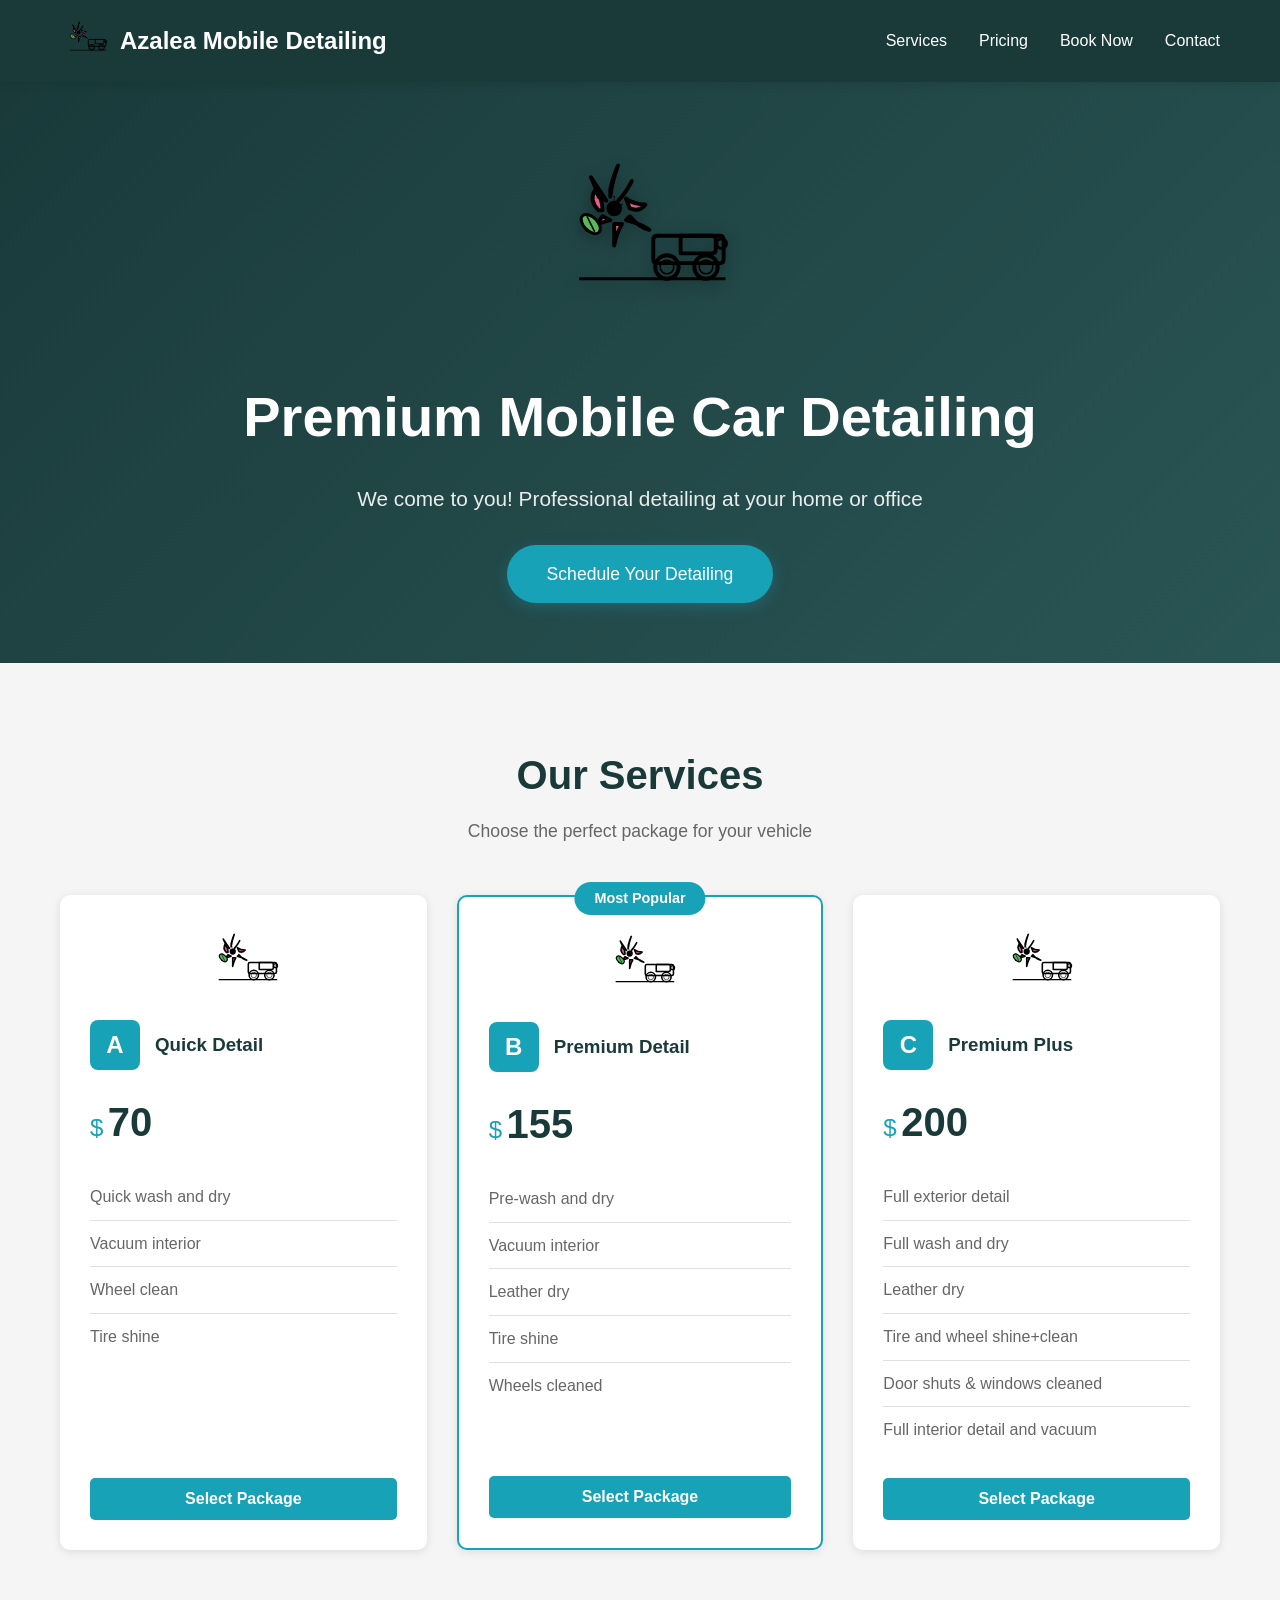
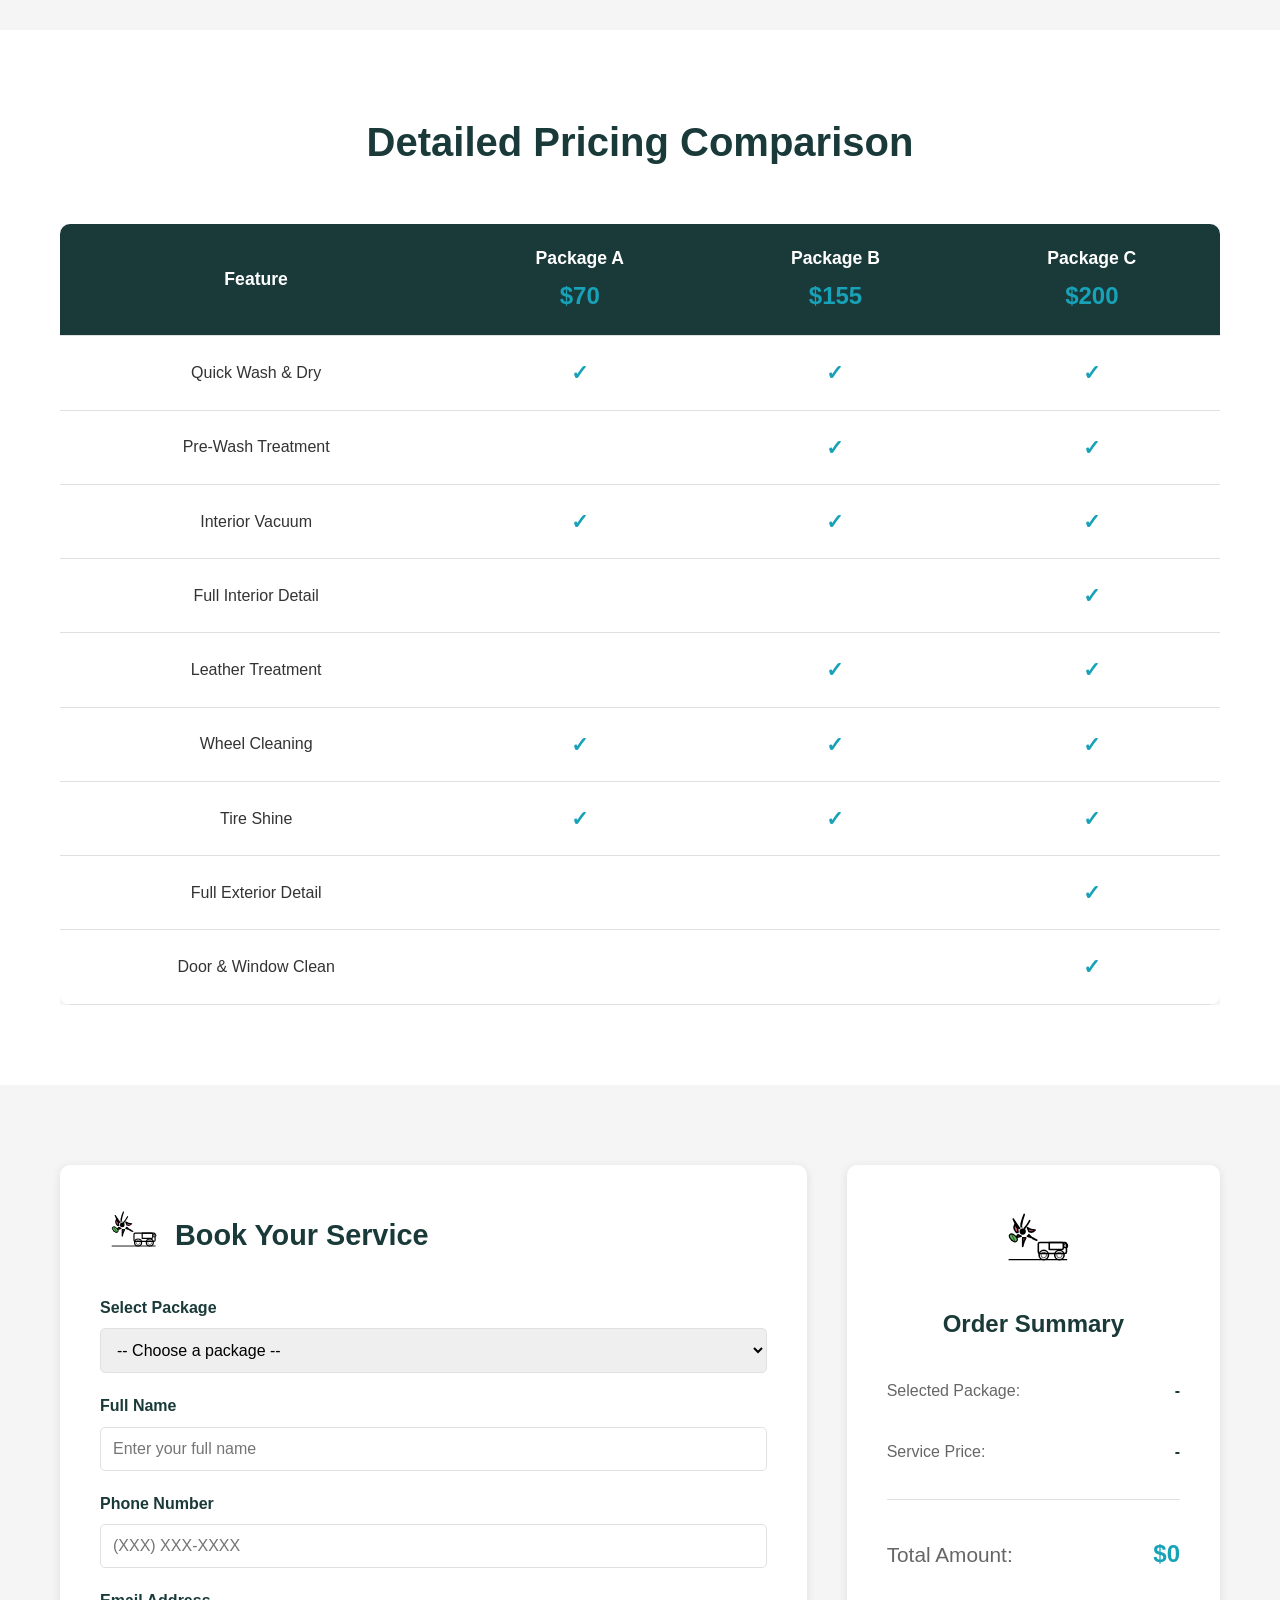
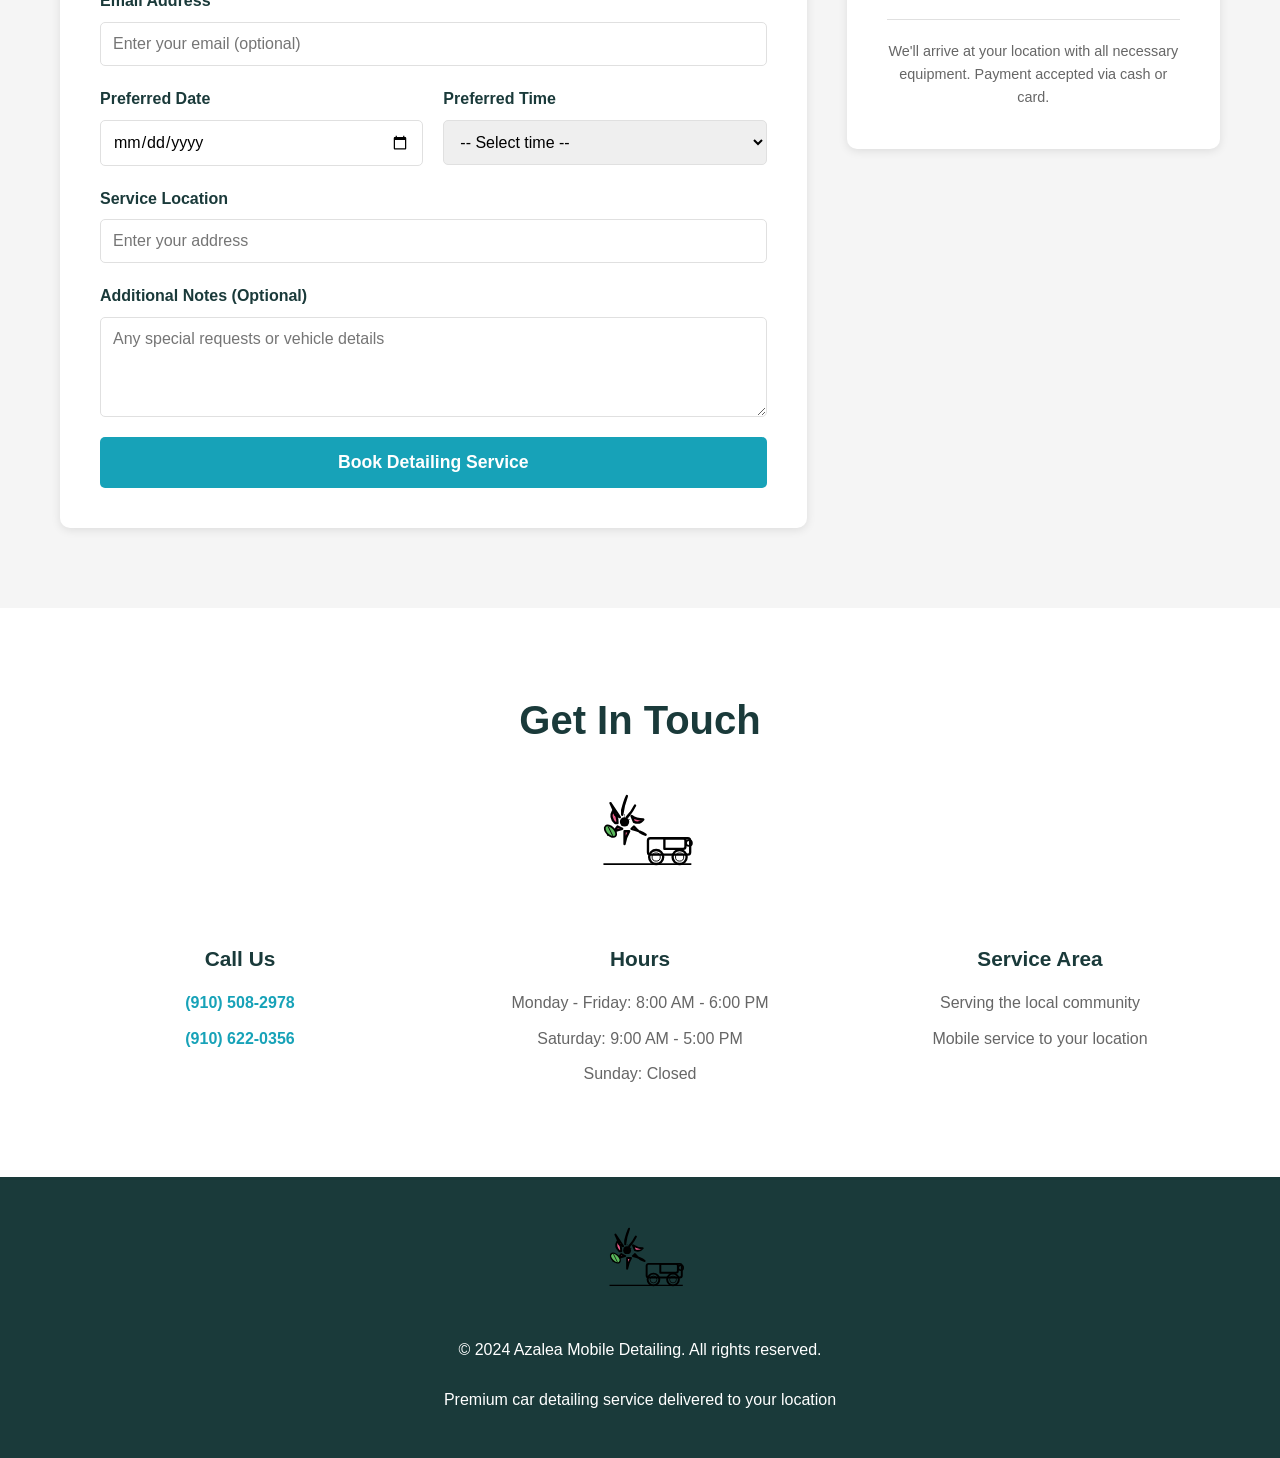
<file: index.html>
<!DOCTYPE html>
<html lang="en">
<head>
    <meta charset="UTF-8">
    <meta name="viewport" content="width=device-width, initial-scale=1.0">
    <title>Azalea Mobile Detailing - Premium Car Detailing Service</title>
    <link rel="stylesheet" href="styles.css">
</head>
<body>
    <!-- Navigation -->
    <nav class="navbar">
        <div class="nav-container">
            <div class="logo">
                <img src="azalea-logo.svg" alt="Azalea Mobile Detailing" class="logo-image">
                <span>Azalea Mobile Detailing</span>
            </div>
            <ul class="nav-links">
                <li><a href="#services">Services</a></li>
                <li><a href="#pricing">Pricing</a></li>
                <li><a href="#booking">Book Now</a></li>
                <li><a href="#contact">Contact</a></li>
            </ul>
        </div>
    </nav>

    <!-- Hero Section -->
    <section class="hero">
        <div class="hero-logo">
            <img src="azalea-logo.svg" alt="Azalea Logo" class="hero-logo-image">
        </div>
        <div class="hero-content">
            <h1>Premium Mobile Car Detailing</h1>
            <p>We come to you! Professional detailing at your home or office</p>
            <a href="#booking" class="cta-button">Schedule Your Detailing</a>
        </div>
    </section>

    <!-- Services Section -->
    <section id="services" class="services">
        <div class="container">
            <h2>Our Services</h2>
            <p class="section-subtitle">Choose the perfect package for your vehicle</p>
            
            <div class="pricing-cards">
                <!-- Package A -->
                <div class="service-card" onclick="selectPackage('A', 70)">
                    <div class="card-logo">
                        <img src="azalea-logo.svg" alt="Azalea" class="card-logo-image">
                    </div>
                    <div class="package-header">
                        <div class="package-badge">A</div>
                        <h3>Quick Detail</h3>
                    </div>
                    <div class="price">
                        <span class="currency">$</span>
                        <span class="amount">70</span>
                    </div>
                    <ul class="features">
                        <li>Quick wash and dry</li>
                        <li>Vacuum interior</li>
                        <li>Wheel clean</li>
                        <li>Tire shine</li>
                    </ul>
                    <button class="select-btn">Select Package</button>
                </div>

                <!-- Package B -->
                <div class="service-card popular" onclick="selectPackage('B', 155)">
                    <div class="popular-banner">Most Popular</div>
                    <div class="card-logo">
                        <img src="azalea-logo.svg" alt="Azalea" class="card-logo-image">
                    </div>
                    <div class="package-header">
                        <div class="package-badge">B</div>
                        <h3>Premium Detail</h3>
                    </div>
                    <div class="price">
                        <span class="currency">$</span>
                        <span class="amount">155</span>
                    </div>
                    <ul class="features">
                        <li>Pre-wash and dry</li>
                        <li>Vacuum interior</li>
                        <li>Leather dry</li>
                        <li>Tire shine</li>
                        <li>Wheels cleaned</li>
                    </ul>
                    <button class="select-btn">Select Package</button>
                </div>

                <!-- Package C -->
                <div class="service-card" onclick="selectPackage('C', 200)">
                    <div class="card-logo">
                        <img src="azalea-logo.svg" alt="Azalea" class="card-logo-image">
                    </div>
                    <div class="package-header">
                        <div class="package-badge">C</div>
                        <h3>Premium Plus</h3>
                    </div>
                    <div class="price">
                        <span class="currency">$</span>
                        <span class="amount">200</span>
                    </div>
                    <ul class="features">
                        <li>Full exterior detail</li>
                        <li>Full wash and dry</li>
                        <li>Leather dry</li>
                        <li>Tire and wheel shine+clean</li>
                        <li>Door shuts & windows cleaned</li>
                        <li>Full interior detail and vacuum</li>
                    </ul>
                    <button class="select-btn">Select Package</button>
                </div>
            </div>
        </div>
    </section>

    <!-- Pricing Comparison -->
    <section id="pricing" class="pricing-section">
        <div class="container">
            <h2>Detailed Pricing Comparison</h2>
            <div class="comparison-table">
                <table>
                    <thead>
                        <tr>
                            <th>Feature</th>
                            <th>Package A<br><span class="price-highlight">$70</span></th>
                            <th>Package B<br><span class="price-highlight">$155</span></th>
                            <th>Package C<br><span class="price-highlight">$200</span></th>
                        </tr>
                    </thead>
                    <tbody>
                        <tr>
                            <td>Quick Wash & Dry</td>
                            <td class="check">✓</td>
                            <td class="check">✓</td>
                            <td class="check">✓</td>
                        </tr>
                        <tr>
                            <td>Pre-Wash Treatment</td>
                            <td></td>
                            <td class="check">✓</td>
                            <td class="check">✓</td>
                        </tr>
                        <tr>
                            <td>Interior Vacuum</td>
                            <td class="check">✓</td>
                            <td class="check">✓</td>
                            <td class="check">✓</td>
                        </tr>
                        <tr>
                            <td>Full Interior Detail</td>
                            <td></td>
                            <td></td>
                            <td class="check">✓</td>
                        </tr>
                        <tr>
                            <td>Leather Treatment</td>
                            <td></td>
                            <td class="check">✓</td>
                            <td class="check">✓</td>
                        </tr>
                        <tr>
                            <td>Wheel Cleaning</td>
                            <td class="check">✓</td>
                            <td class="check">✓</td>
                            <td class="check">✓</td>
                        </tr>
                        <tr>
                            <td>Tire Shine</td>
                            <td class="check">✓</td>
                            <td class="check">✓</td>
                            <td class="check">✓</td>
                        </tr>
                        <tr>
                            <td>Full Exterior Detail</td>
                            <td></td>
                            <td></td>
                            <td class="check">✓</td>
                        </tr>
                        <tr>
                            <td>Door & Window Clean</td>
                            <td></td>
                            <td></td>
                            <td class="check">✓</td>
                        </tr>
                    </tbody>
                </table>
            </div>
        </div>
    </section>

    <!-- Booking Section -->
    <section id="booking" class="booking-section">
        <div class="container">
            <div class="booking-wrapper">
                <div class="booking-form-container">
                    <div class="booking-header">
                        <img src="azalea-logo.svg" alt="Azalea" class="booking-logo">
                        <h2>Book Your Service</h2>
                    </div>
                    <form id="bookingForm" class="booking-form">
                        <div class="form-group">
                            <label for="package">Select Package</label>
                            <select id="package" name="package" required>
                                <option value="">-- Choose a package --</option>
                                <option value="A">Package A - Quick Detail ($70)</option>
                                <option value="B">Package B - Premium Detail ($155)</option>
                                <option value="C">Package C - Premium Plus ($200)</option>
                            </select>
                        </div>

                        <div class="form-group">
                            <label for="name">Full Name</label>
                            <input type="text" id="name" name="name" required placeholder="Enter your full name">
                        </div>

                        <div class="form-group">
                            <label for="phone">Phone Number</label>
                            <input type="tel" id="phone" name="phone" required placeholder="(XXX) XXX-XXXX">
                        </div>

                        <div class="form-group">
                            <label for="email">Email Address</label>
                            <input type="email" id="email" name="email" placeholder="Enter your email (optional)">
                        </div>

                        <div class="form-row">
                            <div class="form-group">
                                <label for="date">Preferred Date</label>
                                <input type="date" id="date" name="date" required>
                            </div>
                            <div class="form-group">
                                <label for="time">Preferred Time</label>
                                <select id="time" name="time" required>
                                    <option value="">-- Select time --</option>
                                    <option value="09:00">9:00 AM</option>
                                    <option value="10:00">10:00 AM</option>
                                    <option value="11:00">11:00 AM</option>
                                    <option value="12:00">12:00 PM</option>
                                    <option value="13:00">1:00 PM</option>
                                    <option value="14:00">2:00 PM</option>
                                    <option value="15:00">3:00 PM</option>
                                    <option value="16:00">4:00 PM</option>
                                    <option value="17:00">5:00 PM</option>
                                </select>
                            </div>
                        </div>

                        <div class="form-group">
                            <label for="location">Service Location</label>
                            <input type="text" id="location" name="location" required placeholder="Enter your address">
                        </div>

                        <div class="form-group">
                            <label for="notes">Additional Notes (Optional)</label>
                            <textarea id="notes" name="notes" placeholder="Any special requests or vehicle details"></textarea>
                        </div>

                        <button type="submit" class="submit-btn">Book Detailing Service</button>
                    </form>
                </div>

                <div class="order-summary">
                    <img src="azalea-logo.svg" alt="Azalea" class="summary-logo">
                    <h3>Order Summary</h3>
                    <div class="summary-content">
                        <div class="summary-item">
                            <span>Selected Package:</span>
                            <span id="summaryPackage">-</span>
                        </div>
                        <div class="summary-item">
                            <span>Service Price:</span>
                            <span id="summaryPrice">-</span>
                        </div>
                        <div class="summary-divider"></div>
                        <div class="summary-item total">
                            <span>Total Amount:</span>
                            <span id="summaryTotal">$0</span>
                        </div>
                        <p class="summary-note">We'll arrive at your location with all necessary equipment. Payment accepted via cash or card.</p>
                    </div>
                </div>
            </div>
        </div>
    </section>

    <!-- Contact Section -->
    <section id="contact" class="contact-section">
        <div class="container">
            <h2>Get In Touch</h2>
            <div class="contact-header-logo">
                <img src="azalea-logo.svg" alt="Azalea" class="contact-logo">
            </div>
            <div class="contact-info">
                <div class="contact-item">
                    <h3>Call Us</h3>
                    <p><a href="tel:9105082978">(910) 508-2978</a></p>
                    <p><a href="tel:9106220356">(910) 622-0356</a></p>
                </div>
                <div class="contact-item">
                    <h3>Hours</h3>
                    <p>Monday - Friday: 8:00 AM - 6:00 PM</p>
                    <p>Saturday: 9:00 AM - 5:00 PM</p>
                    <p>Sunday: Closed</p>
                </div>
                <div class="contact-item">
                    <h3>Service Area</h3>
                    <p>Serving the local community</p>
                    <p>Mobile service to your location</p>
                </div>
            </div>
        </div>
    </section>

    <!-- Footer -->
    <footer class="footer">
        <img src="azalea-logo.svg" alt="Azalea Logo" class="footer-logo">
        <p>&copy; 2024 Azalea Mobile Detailing. All rights reserved.</p>
        <p>Premium car detailing service delivered to your location</p>
    </footer>

    <script src="script.js"></script>
</body>
</html>
</file>
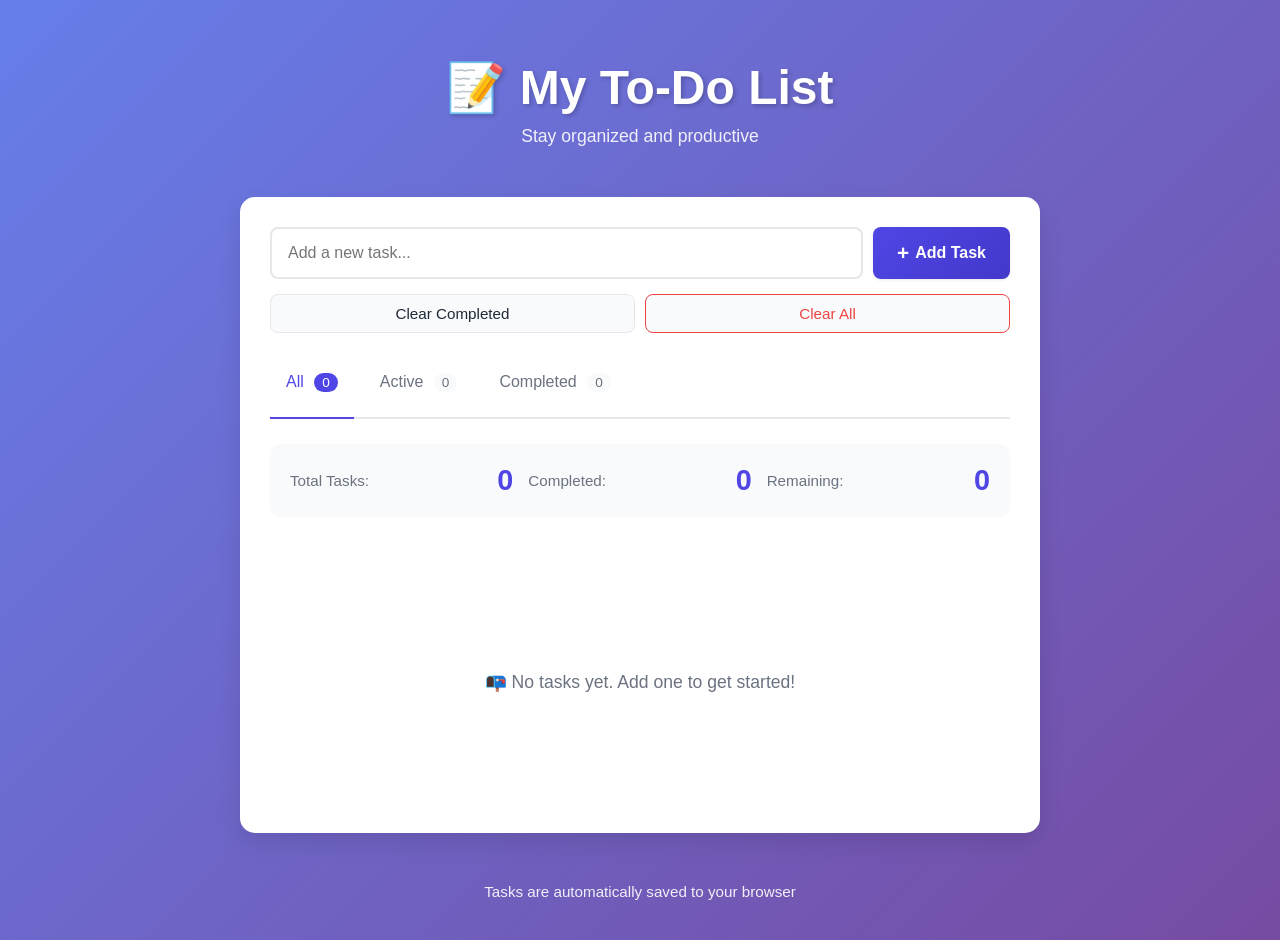
<file: todo-index.html>
<!DOCTYPE html>
<html lang="en">
<head>
    <meta charset="UTF-8">
    <meta name="viewport" content="width=device-width, initial-scale=1.0">
    <title>To-Do List Application</title>
    <link rel="stylesheet" href="todo-styles.css">
</head>
<body>
    <div class="container">
        <header class="header">
            <h1>📝 My To-Do List</h1>
            <p class="subtitle">Stay organized and productive</p>
        </header>

        <div class="main-content">
            <!-- Input Section -->
            <div class="input-section">
                <div class="input-wrapper">
                    <input 
                        type="text" 
                        id="todoInput" 
                        placeholder="Add a new task..."
                        class="todo-input"
                    >
                    <button id="addBtn" class="add-btn">
                        <span>+</span> Add Task
                    </button>
                </div>
                <div class="input-helpers">
                    <button id="clearCompletedBtn" class="helper-btn">
                        Clear Completed
                    </button>
                    <button id="clearAllBtn" class="helper-btn danger">
                        Clear All
                    </button>
                </div>
            </div>

            <!-- Filter Section -->
            <div class="filter-section">
                <button class="filter-btn active" data-filter="all">
                    All <span class="filter-count" id="countAll">0</span>
                </button>
                <button class="filter-btn" data-filter="active">
                    Active <span class="filter-count" id="countActive">0</span>
                </button>
                <button class="filter-btn" data-filter="completed">
                    Completed <span class="filter-count" id="countCompleted">0</span>
                </button>
            </div>

            <!-- Stats Section -->
            <div class="stats-section">
                <div class="stat-item">
                    <span class="stat-label">Total Tasks:</span>
                    <span class="stat-value" id="totalTasks">0</span>
                </div>
                <div class="stat-item">
                    <span class="stat-label">Completed:</span>
                    <span class="stat-value" id="completedTasks">0</span>
                </div>
                <div class="stat-item">
                    <span class="stat-label">Remaining:</span>
                    <span class="stat-value" id="remainingTasks">0</span>
                </div>
            </div>

            <!-- Tasks List -->
            <div class="tasks-section">
                <ul id="todoList" class="todo-list">
                    <!-- Tasks will be added here by JavaScript -->
                </ul>
                <div id="emptyState" class="empty-state">
                    <p>📭 No tasks yet. Add one to get started!</p>
                </div>
            </div>
        </div>

        <!-- Footer -->
        <footer class="footer">
            <p>Tasks are automatically saved to your browser</p>
        </footer>
    </div>

    <script src="todo-script.js"></script>
</body>
</html>
</file>
<file: styles.css>
* {
    margin: 0;
    padding: 0;
    box-sizing: border-box;
}

:root {
    --primary-color: #17a2b8;
    --dark-bg: #1a3a3a;
    --light-bg: #f5f5f5;
    --text-dark: #333;
    --text-light: #666;
    --border-color: #e0e0e0;
}

body {
    font-family: 'Segoe UI', Tahoma, Geneva, Verdana, sans-serif;
    line-height: 1.6;
    color: var(--text-dark);
    background-color: #fff;
}

.container {
    max-width: 1200px;
    margin: 0 auto;
    padding: 0 20px;
}

/* Navigation */
.navbar {
    background-color: var(--dark-bg);
    padding: 1rem 0;
    position: sticky;
    top: 0;
    z-index: 1000;
    box-shadow: 0 2px 10px rgba(0, 0, 0, 0.1);
}

.nav-container {
    max-width: 1200px;
    margin: 0 auto;
    padding: 0 20px;
    display: flex;
    justify-content: space-between;
    align-items: center;
}

.logo {
    display: flex;
    align-items: center;
    gap: 10px;
    color: white;
    font-size: 1.5rem;
    font-weight: bold;
}

.logo-image {
    width: 50px;
    height: 50px;
    object-fit: contain;
}

.nav-links {
    display: flex;
    list-style: none;
    gap: 2rem;
}

.nav-links a {
    color: white;
    text-decoration: none;
    transition: color 0.3s;
}

.nav-links a:hover {
    color: var(--primary-color);
}

/* Hero Section */
.hero {
    background: linear-gradient(135deg, var(--dark-bg) 0%, #2a5555 100%);
    color: white;
    padding: 60px 20px;
    text-align: center;
}

.hero-logo {
    margin-bottom: 30px;
    display: flex;
    justify-content: center;
}

.hero-logo-image {
    width: 200px;
    height: 200px;
    object-fit: contain;
    filter: drop-shadow(0 4px 8px rgba(0, 0, 0, 0.3));
}

.hero-content h1 {
    font-size: 3.5rem;
    margin-bottom: 20px;
    font-weight: 700;
}

.hero-content p {
    font-size: 1.3rem;
    margin-bottom: 30px;
    opacity: 0.9;
}

.cta-button {
    display: inline-block;
    background-color: var(--primary-color);
    color: white;
    padding: 15px 40px;
    border-radius: 50px;
    text-decoration: none;
    font-size: 1.1rem;
    transition: all 0.3s;
    box-shadow: 0 4px 15px rgba(23, 162, 184, 0.3);
}

.cta-button:hover {
    background-color: #138496;
    transform: translateY(-2px);
    box-shadow: 0 6px 20px rgba(23, 162, 184, 0.4);
}

/* Services Section */
.services {
    padding: 80px 20px;
    background-color: var(--light-bg);
}

.services h2 {
    text-align: center;
    font-size: 2.5rem;
    margin-bottom: 10px;
    color: var(--dark-bg);
}

.section-subtitle {
    text-align: center;
    color: var(--text-light);
    font-size: 1.1rem;
    margin-bottom: 50px;
}

.pricing-cards {
    display: grid;
    grid-template-columns: repeat(auto-fit, minmax(320px, 1fr));
    gap: 30px;
    margin-top: 50px;
}

.service-card {
    background: white;
    border-radius: 10px;
    padding: 30px;
    box-shadow: 0 2px 10px rgba(0, 0, 0, 0.1);
    transition: all 0.3s;
    position: relative;
    cursor: pointer;
    display: flex;
    flex-direction: column;
}

.service-card:hover {
    transform: translateY(-10px);
    box-shadow: 0 10px 30px rgba(0, 0, 0, 0.15);
}

.service-card.popular {
    border: 2px solid var(--primary-color);
    transform: scale(1.05);
}

.popular-banner {
    position: absolute;
    top: -15px;
    left: 50%;
    transform: translateX(-50%);
    background-color: var(--primary-color);
    color: white;
    padding: 5px 20px;
    border-radius: 20px;
    font-size: 0.9rem;
    font-weight: bold;
}

.card-logo {
    display: flex;
    justify-content: center;
    margin-bottom: 15px;
}

.card-logo-image {
    width: 80px;
    height: 80px;
    object-fit: contain;
}

.package-header {
    display: flex;
    align-items: center;
    gap: 15px;
    margin-bottom: 20px;
}

.package-badge {
    background-color: var(--primary-color);
    color: white;
    width: 50px;
    height: 50px;
    border-radius: 8px;
    display: flex;
    align-items: center;
    justify-content: center;
    font-size: 1.5rem;
    font-weight: bold;
}

.package-header h3 {
    margin: 0;
    color: var(--dark-bg);
}

.price {
    margin-bottom: 20px;
}

.currency {
    font-size: 1.5rem;
    color: var(--primary-color);
}

.amount {
    font-size: 2.5rem;
    font-weight: bold;
    color: var(--dark-bg);
}

.features {
    list-style: none;
    margin-bottom: 25px;
    flex-grow: 1;
}

.features li {
    padding: 10px 0;
    color: var(--text-light);
    border-bottom: 1px solid var(--border-color);
}

.features li:last-child {
    border-bottom: none;
}

.select-btn {
    width: 100%;
    padding: 12px;
    background-color: var(--primary-color);
    color: white;
    border: none;
    border-radius: 5px;
    cursor: pointer;
    font-size: 1rem;
    font-weight: 600;
    transition: all 0.3s;
}

.select-btn:hover {
    background-color: #138496;
}

/* Pricing Comparison */
.pricing-section {
    padding: 80px 20px;
}

.pricing-section h2 {
    text-align: center;
    font-size: 2.5rem;
    margin-bottom: 50px;
    color: var(--dark-bg);
}

.comparison-table {
    overflow-x: auto;
}

table {
    width: 100%;
    border-collapse: collapse;
    background: white;
    box-shadow: 0 2px 10px rgba(0, 0, 0, 0.1);
    border-radius: 10px;
    overflow: hidden;
}

table thead {
    background-color: var(--dark-bg);
    color: white;
}

table th, table td {
    padding: 20px;
    text-align: center;
    border-bottom: 1px solid var(--border-color);
}

table th {
    font-weight: 600;
    font-size: 1.1rem;
}

table tbody tr:hover {
    background-color: var(--light-bg);
}

.price-highlight {
    display: block;
    font-size: 1.5rem;
    font-weight: bold;
    color: var(--primary-color);
    margin-top: 5px;
}

.check {
    color: var(--primary-color);
    font-weight: bold;
    font-size: 1.3rem;
}

/* Booking Section */
.booking-section {
    padding: 80px 20px;
    background-color: var(--light-bg);
}

.booking-section h2 {
    text-align: center;
    font-size: 2.5rem;
    margin-bottom: 50px;
    color: var(--dark-bg);
}

.booking-wrapper {
    display: grid;
    grid-template-columns: 2fr 1fr;
    gap: 40px;
    max-width: 1200px;
    margin: 0 auto;
}

.booking-form-container {
    background: white;
    padding: 40px;
    border-radius: 10px;
    box-shadow: 0 2px 10px rgba(0, 0, 0, 0.1);
}

.booking-header {
    display: flex;
    align-items: center;
    gap: 15px;
    margin-bottom: 30px;
}

.booking-logo {
    width: 60px;
    height: 60px;
    object-fit: contain;
}

.booking-header h2 {
    margin: 0;
    color: var(--dark-bg);
    font-size: 1.8rem;
}

.booking-form {
    display: flex;
    flex-direction: column;
    gap: 20px;
}

.form-group {
    display: flex;
    flex-direction: column;
}

.form-group label {
    margin-bottom: 8px;
    font-weight: 600;
    color: var(--dark-bg);
}

.form-group input,
.form-group select,
.form-group textarea {
    padding: 12px;
    border: 1px solid var(--border-color);
    border-radius: 5px;
    font-size: 1rem;
    font-family: inherit;
}

.form-group input:focus,
.form-group select:focus,
.form-group textarea:focus {
    outline: none;
    border-color: var(--primary-color);
    box-shadow: 0 0 5px rgba(23, 162, 184, 0.3);
}

.form-row {
    display: grid;
    grid-template-columns: 1fr 1fr;
    gap: 20px;
}

.form-group textarea {
    resize: vertical;
    min-height: 100px;
}

.submit-btn {
    padding: 15px;
    background-color: var(--primary-color);
    color: white;
    border: none;
    border-radius: 5px;
    font-size: 1.1rem;
    font-weight: 600;
    cursor: pointer;
    transition: all 0.3s;
}

.submit-btn:hover {
    background-color: #138496;
    transform: translateY(-2px);
    box-shadow: 0 4px 15px rgba(23, 162, 184, 0.3);
}

.order-summary {
    background: white;
    padding: 40px;
    border-radius: 10px;
    box-shadow: 0 2px 10px rgba(0, 0, 0, 0.1);
    height: fit-content;
    display: flex;
    flex-direction: column;
    align-items: center;
}

.summary-logo {
    width: 80px;
    height: 80px;
    object-fit: contain;
    margin-bottom: 20px;
}

.order-summary h3 {
    font-size: 1.5rem;
    margin-bottom: 25px;
    color: var(--dark-bg);
    text-align: center;
}

.summary-content {
    display: flex;
    flex-direction: column;
    gap: 15px;
    width: 100%;
}

.summary-item {
    display: flex;
    justify-content: space-between;
    align-items: center;
    padding: 10px 0;
}

.summary-item span:first-child {
    color: var(--text-light);
}

.summary-item span:last-child {
    font-weight: 600;
    color: var(--dark-bg);
}

.summary-item.total {
    font-size: 1.3rem;
    padding: 10px 0;
}

.summary-item.total span:last-child {
    color: var(--primary-color);
    font-size: 1.5rem;
}

.summary-divider {
    height: 1px;
    background-color: var(--border-color);
    margin: 10px 0;
}

.summary-note {
    color: var(--text-light);
    font-size: 0.9rem;
    margin-top: 20px;
    padding-top: 20px;
    border-top: 1px solid var(--border-color);
    text-align: center;
}

/* Contact Section */
.contact-section {
    padding: 80px 20px;
}

.contact-section h2 {
    text-align: center;
    font-size: 2.5rem;
    margin-bottom: 30px;
    color: var(--dark-bg);
}

.contact-header-logo {
    display: flex;
    justify-content: center;
    margin-bottom: 40px;
}

.contact-logo {
    width: 120px;
    height: 120px;
    object-fit: contain;
}

.contact-info {
    display: grid;
    grid-template-columns: repeat(auto-fit, minmax(250px, 1fr));
    gap: 40px;
    max-width: 1200px;
    margin: 0 auto;
}

.contact-item {
    text-align: center;
}

.contact-item h3 {
    font-size: 1.3rem;
    margin-bottom: 15px;
    color: var(--dark-bg);
}

.contact-item p {
    color: var(--text-light);
    margin: 10px 0;
}

.contact-item a {
    color: var(--primary-color);
    text-decoration: none;
    font-weight: 600;
    transition: color 0.3s;
}

.contact-item a:hover {
    color: #138496;
}

/* Footer */
.footer {
    background-color: var(--dark-bg);
    color: white;
    text-align: center;
    padding: 40px 20px;
    display: flex;
    flex-direction: column;
    align-items: center;
    gap: 15px;
}

.footer-logo {
    width: 100px;
    height: 100px;
    object-fit: contain;
}

.footer p {
    margin: 5px 0;
}

/* Responsive Design */
@media (max-width: 768px) {
    .nav-links {
        gap: 1rem;
    }

    .logo-image {
        width: 40px;
        height: 40px;
    }

    .hero-logo-image {
        width: 150px;
        height: 150px;
    }

    .hero-content h1 {
        font-size: 2.5rem;
    }

    .pricing-cards {
        grid-template-columns: 1fr;
    }

    .service-card.popular {
        transform: scale(1);
    }

    .booking-wrapper {
        grid-template-columns: 1fr;
    }

    .booking-header {
        flex-direction: column;
        align-items: center;
    }

    .booking-header h2 {
        text-align: center;
    }

    .form-row {
        grid-template-columns: 1fr;
    }

    table th, table td {
        padding: 12px 8px;
        font-size: 0.9rem;
    }

    .contact-info {
        grid-template-columns: 1fr;
    }

    .contact-logo {
        width: 100px;
        height: 100px;
    }

    .footer-logo {
        width: 80px;
        height: 80px;
    }
}

@media (max-width: 480px) {
    .logo {
        font-size: 1.2rem;
    }

    .logo-image {
        width: 35px;
        height: 35px;
    }

    .nav-links {
        gap: 0.5rem;
        font-size: 0.9rem;
    }

    .hero-logo-image {
        width: 120px;
        height: 120px;
    }

    .hero-content h1 {
        font-size: 1.8rem;
    }

    .hero-content p {
        font-size: 1rem;
    }

    .services h2,
    .pricing-section h2,
    .booking-section h2,
    .contact-section h2 {
        font-size: 1.8rem;
    }

    .booking-form-container,
    .order-summary {
        padding: 20px;
    }

    .card-logo-image {
        width: 60px;
        height: 60px;
    }

    .booking-logo {
        width: 45px;
        height: 45px;
    }

    .summary-logo {
        width: 60px;
        height: 60px;
    }

    .contact-logo {
        width: 80px;
        height: 80px;
    }

    .footer-logo {
        width: 70px;
        height: 70px;
    }
}
</file>
<file: todo-styles.css>
* {
    margin: 0;
    padding: 0;
    box-sizing: border-box;
}

:root {
    --primary-color: #4f46e5;
    --primary-dark: #4338ca;
    --secondary-color: #10b981;
    --danger-color: #ef4444;
    --warning-color: #f59e0b;
    --bg-light: #f9fafb;
    --bg-white: #ffffff;
    --text-dark: #1f2937;
    --text-light: #6b7280;
    --border-color: #e5e7eb;
    --shadow: 0 1px 3px rgba(0, 0, 0, 0.1);
    --shadow-lg: 0 10px 25px rgba(0, 0, 0, 0.1);
}

body {
    font-family: 'Segoe UI', Tahoma, Geneva, Verdana, sans-serif;
    background: linear-gradient(135deg, #667eea 0%, #764ba2 100%);
    min-height: 100vh;
    padding: 20px;
    color: var(--text-dark);
}

.container {
    max-width: 800px;
    margin: 0 auto;
    min-height: 100vh;
    display: flex;
    flex-direction: column;
}

/* Header */
.header {
    text-align: center;
    color: white;
    margin-bottom: 30px;
    padding: 40px 20px 20px;
}

.header h1 {
    font-size: 3rem;
    margin-bottom: 10px;
    text-shadow: 2px 2px 4px rgba(0, 0, 0, 0.2);
}

.subtitle {
    font-size: 1.1rem;
    opacity: 0.9;
}

/* Main Content */
.main-content {
    background: var(--bg-white);
    border-radius: 15px;
    padding: 30px;
    box-shadow: var(--shadow-lg);
    flex-grow: 1;
    display: flex;
    flex-direction: column;
}

/* Input Section */
.input-section {
    margin-bottom: 30px;
}

.input-wrapper {
    display: flex;
    gap: 10px;
    margin-bottom: 15px;
}

.todo-input {
    flex: 1;
    padding: 14px 16px;
    border: 2px solid var(--border-color);
    border-radius: 8px;
    font-size: 1rem;
    transition: all 0.3s;
}

.todo-input:focus {
    outline: none;
    border-color: var(--primary-color);
    box-shadow: 0 0 0 3px rgba(79, 70, 229, 0.1);
}

.add-btn {
    padding: 14px 24px;
    background: linear-gradient(135deg, var(--primary-color) 0%, var(--primary-dark) 100%);
    color: white;
    border: none;
    border-radius: 8px;
    font-size: 1rem;
    font-weight: 600;
    cursor: pointer;
    transition: all 0.3s;
    display: flex;
    align-items: center;
    gap: 6px;
    box-shadow: var(--shadow);
}

.add-btn:hover {
    transform: translateY(-2px);
    box-shadow: 0 5px 15px rgba(79, 70, 229, 0.3);
}

.add-btn:active {
    transform: translateY(0);
}

.add-btn span {
    font-size: 1.3rem;
}

.input-helpers {
    display: flex;
    gap: 10px;
}

.helper-btn {
    flex: 1;
    padding: 10px 16px;
    border: 1px solid var(--border-color);
    background: var(--bg-light);
    border-radius: 8px;
    cursor: pointer;
    font-size: 0.95rem;
    transition: all 0.3s;
    color: var(--text-dark);
}

.helper-btn:hover {
    background: var(--border-color);
    border-color: var(--text-light);
}

.helper-btn.danger {
    border-color: var(--danger-color);
    color: var(--danger-color);
}

.helper-btn.danger:hover {
    background: rgba(239, 68, 68, 0.1);
}

/* Filter Section */
.filter-section {
    display: flex;
    gap: 10px;
    margin-bottom: 25px;
    border-bottom: 2px solid var(--border-color);
    padding-bottom: 15px;
}

.filter-btn {
    padding: 10px 16px;
    border: none;
    background: transparent;
    cursor: pointer;
    font-size: 1rem;
    font-weight: 500;
    color: var(--text-light);
    transition: all 0.3s;
    position: relative;
}

.filter-btn:hover {
    color: var(--text-dark);
}

.filter-btn.active {
    color: var(--primary-color);
}

.filter-btn.active::after {
    content: '';
    position: absolute;
    bottom: -17px;
    left: 0;
    right: 0;
    height: 2px;
    background: var(--primary-color);
}

.filter-count {
    display: inline-block;
    margin-left: 6px;
    background: var(--bg-light);
    padding: 2px 8px;
    border-radius: 12px;
    font-size: 0.85rem;
}

.filter-btn.active .filter-count {
    background: var(--primary-color);
    color: white;
}

/* Stats Section */
.stats-section {
    display: grid;
    grid-template-columns: repeat(auto-fit, minmax(150px, 1fr));
    gap: 15px;
    margin-bottom: 25px;
    padding: 20px;
    background: var(--bg-light);
    border-radius: 10px;
}

.stat-item {
    display: flex;
    justify-content: space-between;
    align-items: center;
}

.stat-label {
    color: var(--text-light);
    font-size: 0.95rem;
    font-weight: 500;
}

.stat-value {
    font-size: 1.8rem;
    font-weight: 700;
    color: var(--primary-color);
}

/* Tasks Section */
.tasks-section {
    flex-grow: 1;
    display: flex;
    flex-direction: column;
}

.todo-list {
    list-style: none;
    margin-bottom: 20px;
}

.todo-item {
    display: flex;
    align-items: center;
    gap: 12px;
    padding: 16px;
    background: var(--bg-light);
    border-radius: 8px;
    margin-bottom: 10px;
    transition: all 0.3s;
    animation: slideIn 0.3s ease;
}

@keyframes slideIn {
    from {
        opacity: 0;
        transform: translateY(-10px);
    }
    to {
        opacity: 1;
        transform: translateY(0);
    }
}

.todo-item:hover {
    background: white;
    box-shadow: var(--shadow);
}

.todo-item.completed .todo-text {
    text-decoration: line-through;
    color: var(--text-light);
}

.checkbox {
    width: 22px;
    height: 22px;
    cursor: pointer;
    accent-color: var(--secondary-color);
    flex-shrink: 0;
}

.todo-text {
    flex-grow: 1;
    font-size: 1rem;
    word-break: break-word;
}

.priority-badge {
    padding: 4px 12px;
    border-radius: 20px;
    font-size: 0.8rem;
    font-weight: 600;
    flex-shrink: 0;
}

.priority-high {
    background: rgba(239, 68, 68, 0.1);
    color: var(--danger-color);
}

.priority-medium {
    background: rgba(245, 158, 11, 0.1);
    color: var(--warning-color);
}

.priority-low {
    background: rgba(16, 185, 129, 0.1);
    color: var(--secondary-color);
}

.delete-btn {
    padding: 6px 12px;
    background: transparent;
    border: 1px solid var(--danger-color);
    color: var(--danger-color);
    border-radius: 6px;
    cursor: pointer;
    font-size: 0.9rem;
    transition: all 0.3s;
    flex-shrink: 0;
}

.delete-btn:hover {
    background: var(--danger-color);
    color: white;
}

/* Empty State */
.empty-state {
    display: flex;
    align-items: center;
    justify-content: center;
    flex-grow: 1;
    text-align: center;
    color: var(--text-light);
    font-size: 1.1rem;
    min-height: 200px;
}

.empty-state.hidden {
    display: none;
}

/* Footer */
.footer {
    text-align: center;
    color: white;
    margin-top: 30px;
    padding: 20px;
    font-size: 0.95rem;
    opacity: 0.9;
}

/* Responsive Design */
@media (max-width: 600px) {
    .container {
        padding: 10px;
    }

    .main-content {
        padding: 20px;
        border-radius: 10px;
    }

    .header {
        padding: 20px 10px 10px;
    }

    .header h1 {
        font-size: 2rem;
    }

    .input-wrapper {
        flex-direction: column;
    }

    .add-btn {
        width: 100%;
    }

    .input-helpers {
        flex-direction: column;
    }

    .helper-btn {
        width: 100%;
    }

    .filter-section {
        flex-wrap: wrap;
    }

    .filter-btn {
        flex: 1;
        min-width: 80px;
    }

    .stats-section {
        grid-template-columns: 1fr;
        gap: 10px;
    }

    .stat-item {
        padding: 8px 0;
    }

    .todo-item {
        padding: 12px;
        flex-wrap: wrap;
    }

    .delete-btn {
        padding: 4px 8px;
        font-size: 0.8rem;
    }
}

/* Animations */
@keyframes fadeOut {
    from {
        opacity: 1;
        transform: translateX(0);
    }
    to {
        opacity: 0;
        transform: translateX(-20px);
    }
}

.todo-item.removing {
    animation: fadeOut 0.3s ease forwards;
}
</file>
